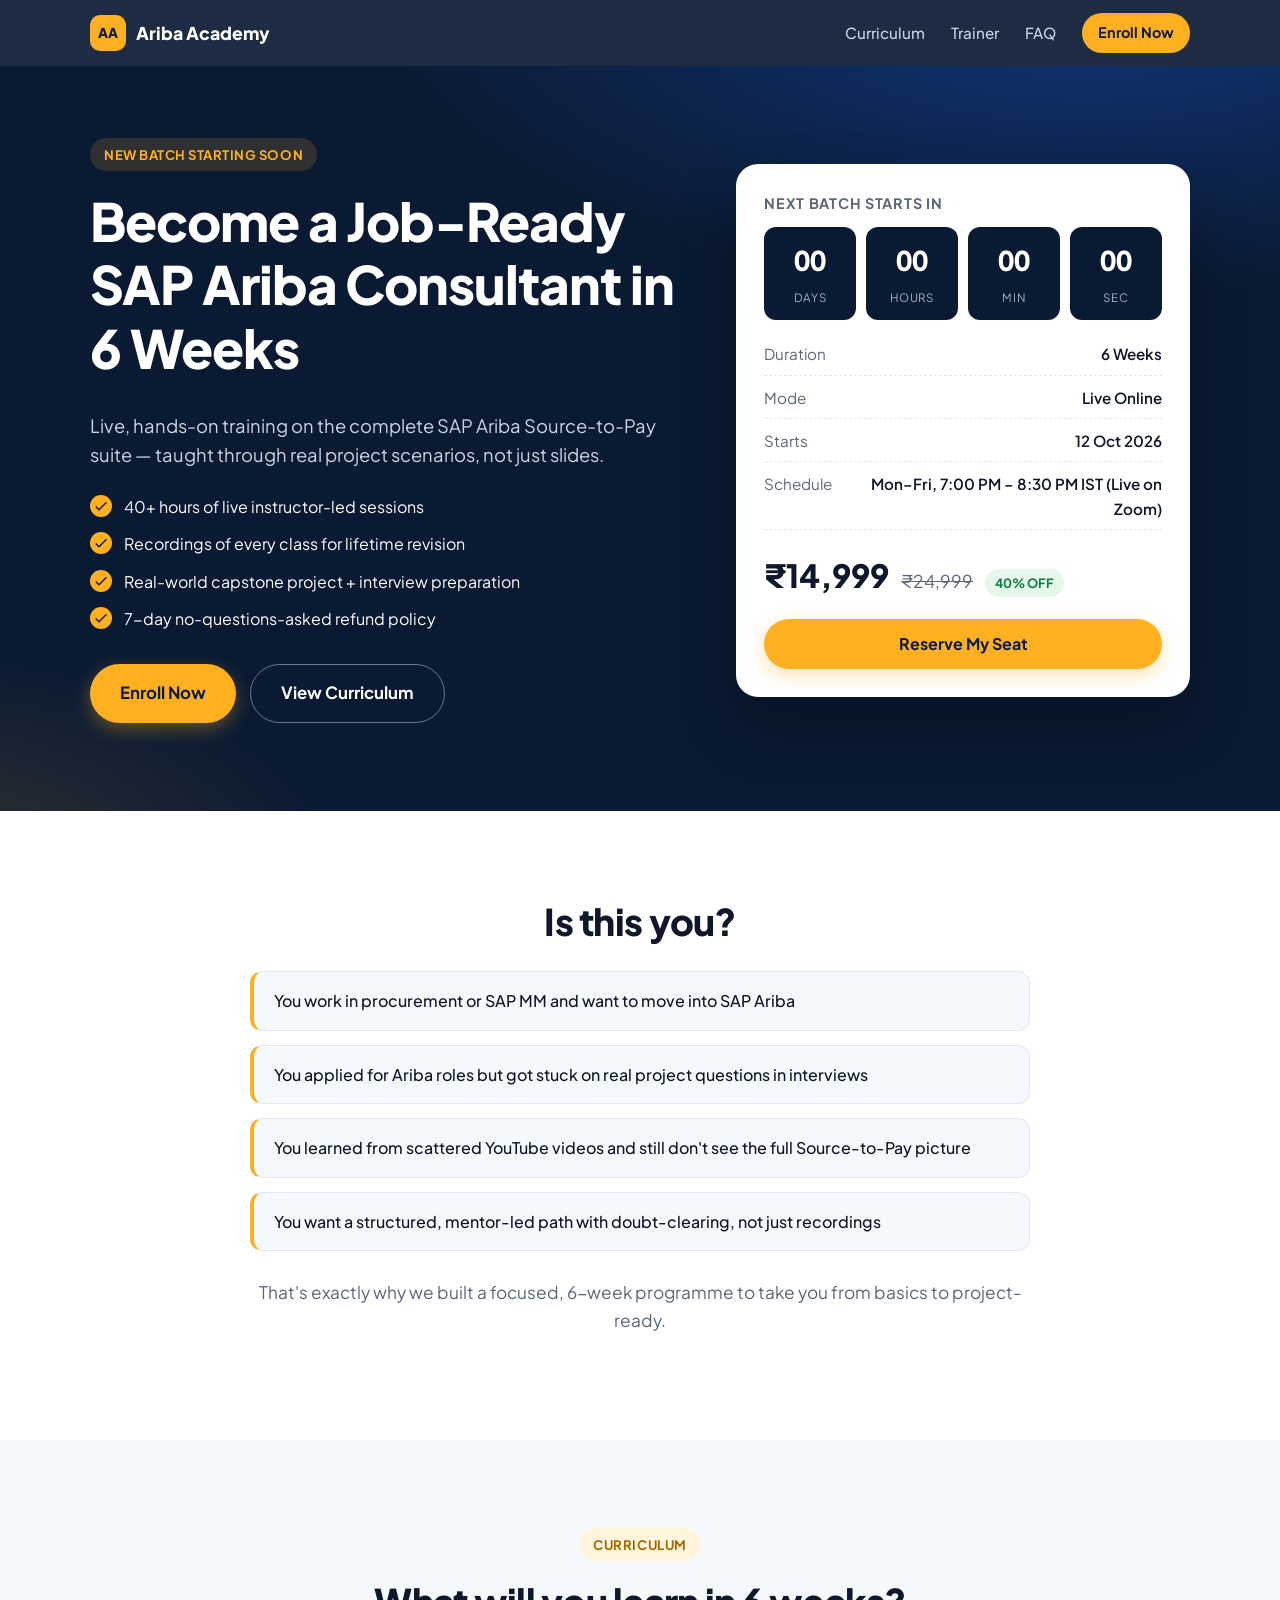
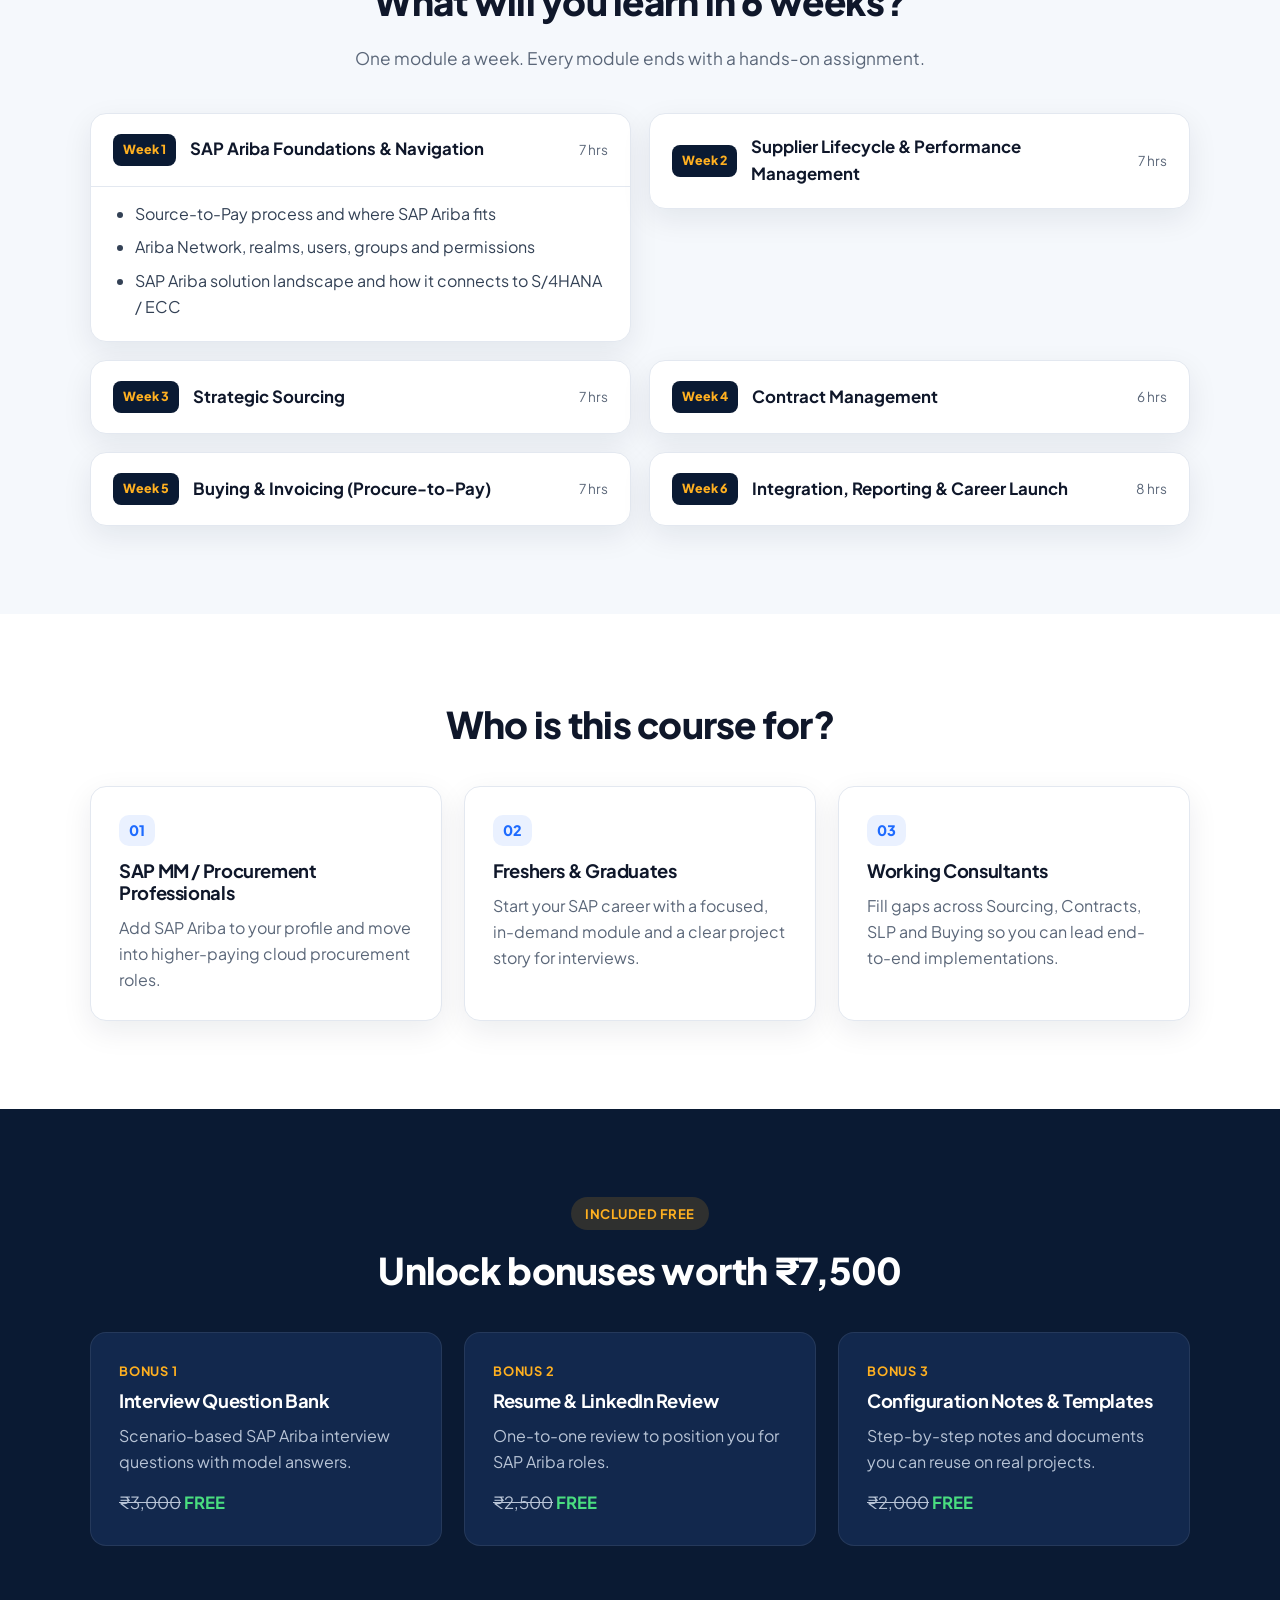
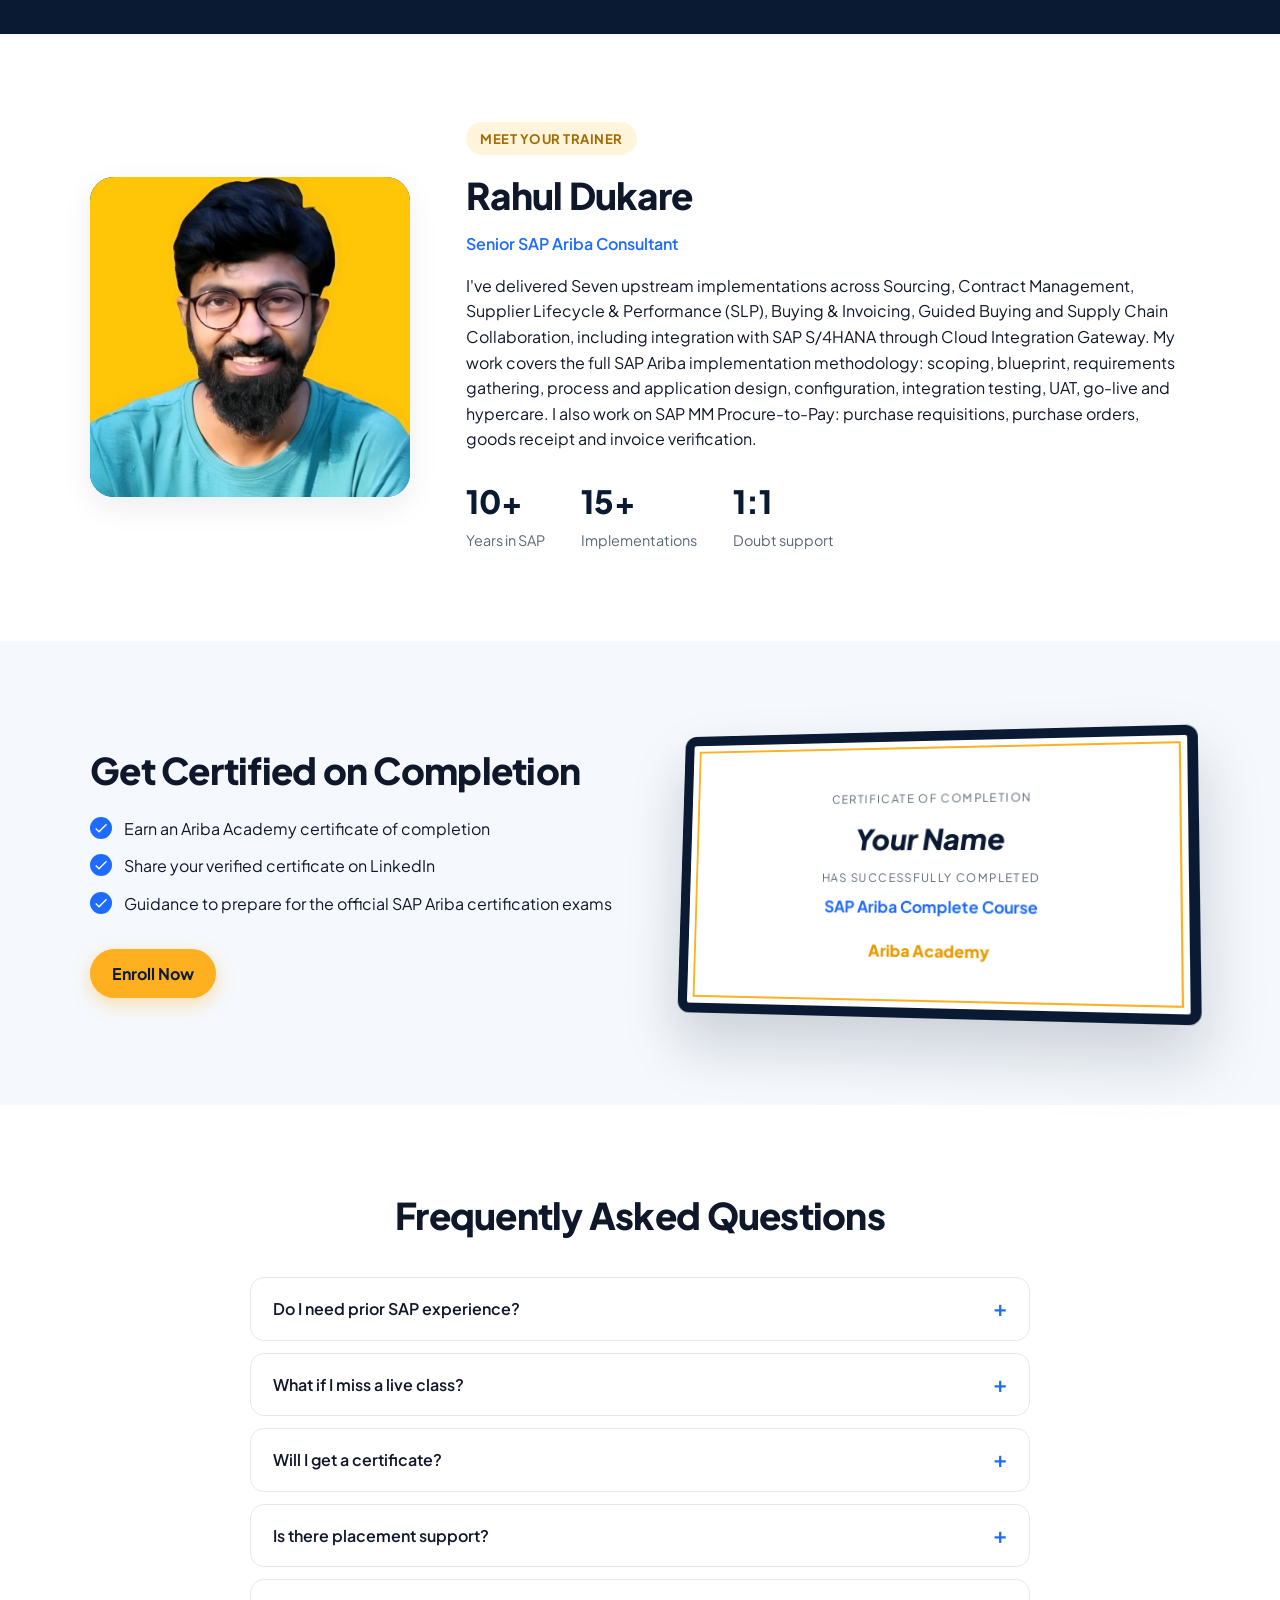
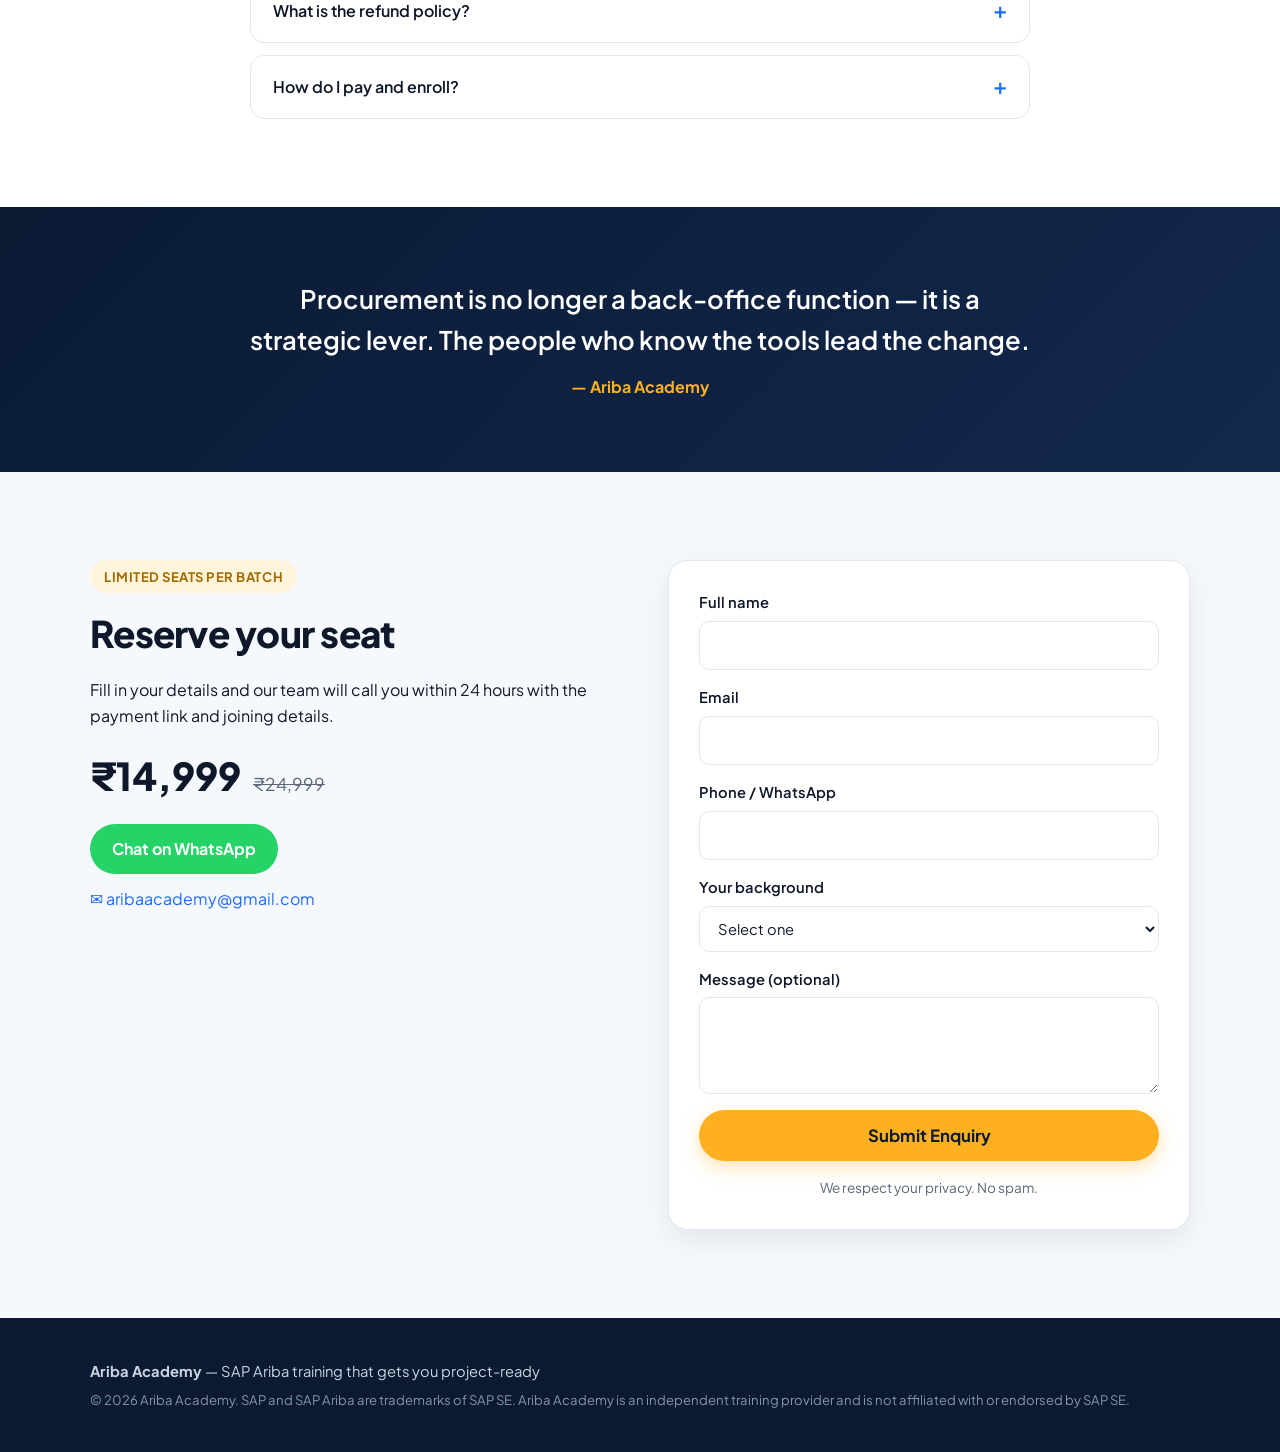
<file: index.html>
<!DOCTYPE html>
<html lang="en">
<head>
  <meta charset="UTF-8" />
  <meta name="viewport" content="width=device-width, initial-scale=1.0" />
  <title>SAP Ariba 6-Week Course | Ariba Academy</title>
  <meta name="description" content="Become a job-ready SAP Ariba consultant in 6 weeks. Live instructor-led training covering Sourcing, Contracts, Supplier Management, Buying & Invoicing and Integration." />
  <!-- SEO:START -->
  <!-- canonical, Open Graph, Twitter and JSON-LD tags are generated by build.js at deploy time -->
  <!-- SEO:END -->
  <meta name="theme-color" content="#0A1A33" />
  <link rel="icon" href="data:image/svg+xml,%3Csvg xmlns='http://www.w3.org/2000/svg' viewBox='0 0 64 64'%3E%3Crect width='64' height='64' rx='14' fill='%230A1A33'/%3E%3Ctext x='32' y='43' font-family='Arial' font-weight='700' font-size='30' text-anchor='middle' fill='%23FFB020'%3EAA%3C/text%3E%3C/svg%3E" />
  <link rel="icon" type="image/png" sizes="32x32" href="/images/favicon-32.png" />
  <link rel="apple-touch-icon" href="/images/apple-touch-icon.png" />
  <link rel="preconnect" href="https://fonts.googleapis.com" />
  <link rel="preconnect" href="https://fonts.gstatic.com" crossorigin />
  <link href="https://fonts.googleapis.com/css2?family=Plus+Jakarta+Sans:wght@400;500;600;700;800&display=swap" rel="stylesheet" />
  <link rel="stylesheet" href="/styles.css" />
</head>
<body>
  <header class="nav">
    <div class="container nav-inner">
      <a href="#top" class="logo"><span class="logo-mark">AA</span><span data-bind="brand.name">Ariba Academy</span></a>
      <nav class="nav-links">
        <a href="#curriculum">Curriculum</a>
        <a href="#mentor">Trainer</a>
        <a href="#faq">FAQ</a>
        <a href="#enroll" class="btn btn-sm">Enroll Now</a>
      </nav>
    </div>
  </header>

  <main id="top">
    <!-- HERO -->
    <section class="hero">
      <div class="container hero-grid">
        <div>
          <span class="eyebrow" data-bind="hero.eyebrow">New batch starting soon</span>
          <h1 data-bind="hero.title">Become a Job-Ready SAP Ariba Consultant in 6 Weeks</h1>
          <p class="lead" data-bind="hero.subtitle"></p>
          <ul class="checks" id="hero-highlights"></ul>
          <div class="hero-cta">
            <a href="#enroll" class="btn btn-lg" data-bind="hero.ctaText">Enroll Now</a>
            <a href="#curriculum" class="btn btn-ghost btn-lg">View Curriculum</a>
          </div>
        </div>
        <aside class="hero-card">
          <p class="card-label">Next batch starts in</p>
          <div class="countdown" data-countdown>
            <div><b data-d>00</b><span>Days</span></div>
            <div><b data-h>00</b><span>Hours</span></div>
            <div><b data-m>00</b><span>Min</span></div>
            <div><b data-s>00</b><span>Sec</span></div>
          </div>
          <dl class="facts">
            <div><dt>Duration</dt><dd data-bind="course.duration">6 Weeks</dd></div>
            <div><dt>Mode</dt><dd data-bind="course.mode">Live Online</dd></div>
            <div><dt>Starts</dt><dd id="batch-date-text">—</dd></div>
            <div><dt>Schedule</dt><dd data-bind="course.schedule"></dd></div>
          </dl>
          <div class="price-row">
            <span class="price"><span data-bind="course.currency">₹</span><span data-bind="course.price"></span></span>
            <s class="old-price"><span data-bind="course.currency">₹</span><span data-bind="course.originalPrice"></span></s>
            <span class="badge" id="discount-badge"></span>
          </div>
          <a href="#enroll" class="btn btn-block">Reserve My Seat</a>
        </aside>
      </div>
    </section>

    <!-- PAIN POINTS -->
    <section class="section">
      <div class="container narrow center">
        <h2 data-bind="painPoints.title">Is this you?</h2>
        <ul class="pain-list" id="pain-list"></ul>
        <p class="section-sub">That's exactly why we built a focused, 6-week programme to take you from basics to project-ready.</p>
      </div>
    </section>

    <!-- CURRICULUM -->
    <section class="section alt" id="curriculum">
      <div class="container">
        <div class="section-head center">
          <span class="eyebrow dark">Curriculum</span>
          <h2>What will you learn in 6 weeks?</h2>
          <p class="section-sub">One module a week. Every module ends with a hands-on assignment.</p>
        </div>
        <div class="modules" id="modules"></div>
      </div>
    </section>

    <!-- AUDIENCE -->
    <section class="section">
      <div class="container">
        <div class="section-head center">
          <h2>Who is this course for?</h2>
        </div>
        <div class="grid-3" id="audience"></div>
      </div>
    </section>

    <!-- BONUSES -->
    <section class="section dark-band">
      <div class="container">
        <div class="section-head center">
          <span class="eyebrow">Included free</span>
          <h2>Unlock bonuses worth <span id="bonus-total"></span></h2>
        </div>
        <div class="grid-3" id="bonuses"></div>
      </div>
    </section>

    <!-- MENTOR -->
    <section class="section" id="mentor">
      <div class="container mentor">
        <div class="mentor-photo" id="mentor-photo"></div>
        <div>
          <span class="eyebrow dark">Meet your trainer</span>
          <h2 data-bind="mentor.name"></h2>
          <p class="mentor-role" data-bind="mentor.role"></p>
          <p data-bind="mentor.bio"></p>
          <div class="stats" id="mentor-stats"></div>
        </div>
      </div>
    </section>

    <!-- TESTIMONIALS (hidden when empty) -->
    <section class="section alt" id="testimonials-section" hidden>
      <div class="container">
        <div class="section-head center"><h2>What our learners say</h2></div>
        <div class="grid-3" id="testimonials"></div>
      </div>
    </section>

    <!-- CERTIFICATE -->
    <section class="section alt">
      <div class="container cert">
        <div>
          <h2 data-bind="certificate.title">Get Certified</h2>
          <ul class="checks dark" id="cert-points"></ul>
          <a href="#enroll" class="btn">Enroll Now</a>
        </div>
        <div class="cert-visual" aria-hidden="true">
          <div class="cert-paper">
            <p class="cert-small">Certificate of Completion</p>
            <p class="cert-name">Your Name</p>
            <p class="cert-small">has successfully completed</p>
            <p class="cert-course" data-bind="course.name">SAP Ariba Complete Course</p>
            <p class="cert-brand" data-bind="brand.name">Ariba Academy</p>
          </div>
        </div>
      </div>
    </section>

    <!-- FAQ -->
    <section class="section" id="faq">
      <div class="container narrow">
        <div class="section-head center"><h2>Frequently Asked Questions</h2></div>
        <div class="faq" id="faq-list"></div>
      </div>
    </section>

    <!-- QUOTE -->
    <section class="quote-band">
      <div class="container narrow center">
        <blockquote data-bind="quote.text"></blockquote>
        <p class="quote-author">— <span data-bind="quote.author"></span></p>
      </div>
    </section>

    <!-- ENROLL -->
    <section class="section alt" id="enroll">
      <div class="container enroll">
        <div>
          <span class="eyebrow dark">Limited seats per batch</span>
          <h2>Reserve your seat</h2>
          <p>Fill in your details and our team will call you within 24 hours with the payment link and joining details.</p>
          <div class="price-row big">
            <span class="price"><span data-bind="course.currency">₹</span><span data-bind="course.price"></span></span>
            <s class="old-price"><span data-bind="course.currency">₹</span><span data-bind="course.originalPrice"></span></s>
          </div>
          <div class="contact-links" id="contact-links"></div>
        </div>
        <form class="form" name="enquiry" method="POST" action="/thank-you.html" data-netlify="true" netlify-honeypot="company">
          <input type="hidden" name="form-name" value="enquiry" />
          <p class="hp"><label>Leave empty <input name="company" /></label></p>
          <label>Full name<input type="text" name="name" required autocomplete="name" /></label>
          <label>Email<input type="email" name="email" required autocomplete="email" /></label>
          <label>Phone / WhatsApp<input type="tel" name="phone" required autocomplete="tel" pattern="[0-9+ \-]{8,15}" /></label>
          <label>Your background
            <select name="background" required>
              <option value="">Select one</option>
              <option>Fresher / Student</option>
              <option>Procurement professional</option>
              <option>SAP MM consultant</option>
              <option>Other SAP consultant</option>
              <option>Other</option>
            </select>
          </label>
          <label>Message (optional)<textarea name="message" rows="3"></textarea></label>
          <input type="hidden" name="batch" id="batch-field" />
          <button type="submit" class="btn btn-block btn-lg">Submit Enquiry</button>
          <p class="form-note">We respect your privacy. No spam.</p>
        </form>
      </div>
    </section>
  </main>

  <footer class="footer">
    <div class="container footer-inner">
      <p><strong data-bind="brand.name">Ariba Academy</strong> — <span data-bind="brand.tagline"></span></p>
      <p class="muted">© <span id="year"></span> Ariba Academy. SAP and SAP Ariba are trademarks of SAP SE. Ariba Academy is an independent training provider and is not affiliated with or endorsed by SAP SE.</p>
    </div>
  </footer>

  <!-- Sticky mobile bar -->
  <div class="sticky-bar">
    <div>
      <span class="price"><span data-bind="course.currency">₹</span><span data-bind="course.price"></span></span>
      <s class="old-price"><span data-bind="course.currency">₹</span><span data-bind="course.originalPrice"></span></s>
    </div>
    <a href="#enroll" class="btn">Enroll Now</a>
  </div>

  <script src="/app.js"></script>
</body>
</html>
</file>
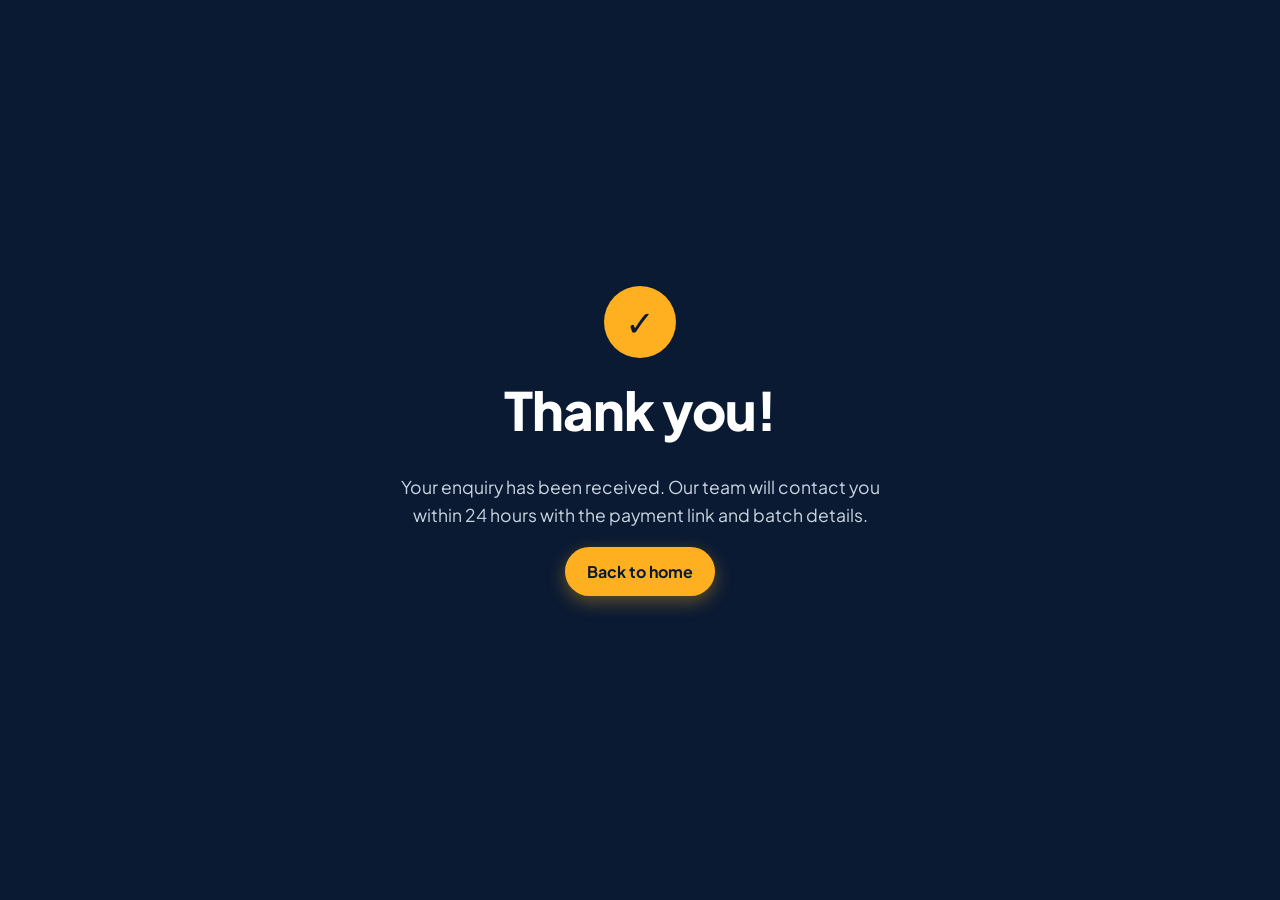
<file: thank-you.html>
<!DOCTYPE html>
<html lang="en">
<head>
  <meta charset="UTF-8" />
  <meta name="viewport" content="width=device-width, initial-scale=1.0" />
  <title>Thank you | Ariba Academy</title>
  <meta name="robots" content="noindex, follow" />
  <link href="https://fonts.googleapis.com/css2?family=Plus+Jakarta+Sans:wght@400;600;800&display=swap" rel="stylesheet" />
  <link rel="stylesheet" href="/styles.css" />
  <style>
    .ty { min-height: 100vh; display: grid; place-items: center; background: var(--navy); color: #fff; text-align: center; padding: 24px; }
    .ty-box { max-width: 520px; }
    .ty-icon { width: 72px; height: 72px; border-radius: 50%; background: var(--gold); color: var(--navy); display: grid; place-items: center; font-size: 2.2rem; margin: 0 auto 20px; font-weight: 800; }
    .ty p { color: #cbd5e1; font-size: 1.1rem; }
  </style>
</head>
<body>
  <main class="ty">
    <div class="ty-box">
      <div class="ty-icon">✓</div>
      <h1>Thank you!</h1>
      <p>Your enquiry has been received. Our team will contact you within 24 hours with the payment link and batch details.</p>
      <p><a href="/" class="btn">Back to home</a></p>
    </div>
  </main>
</body>
</html>
</file>
<file: styles.css>
:root {
  --navy: #0a1a33;
  --navy-2: #12284d;
  --blue: #1e6bff;
  --gold: #ffb020;
  --gold-dark: #e89a00;
  --ink: #0f172a;
  --muted: #5b6779;
  --line: #e3e8f0;
  --bg: #ffffff;
  --bg-alt: #f5f8fc;
  --radius: 16px;
  --shadow: 0 10px 30px rgba(10, 26, 51, 0.08);
}
* { box-sizing: border-box; }
html { scroll-behavior: smooth; scroll-padding-top: 80px; }
body {
  margin: 0; font-family: 'Plus Jakarta Sans', system-ui, -apple-system, Segoe UI, Roboto, sans-serif;
  color: var(--ink); background: var(--bg); line-height: 1.6; -webkit-font-smoothing: antialiased;
}
img { max-width: 100%; display: block; }
a { color: var(--blue); text-decoration: none; }
h1, h2, h3 { line-height: 1.2; margin: 0 0 .6em; letter-spacing: -0.02em; }
h1 { font-size: clamp(2rem, 4.6vw, 3.3rem); font-weight: 800; }
h2 { font-size: clamp(1.6rem, 3vw, 2.3rem); font-weight: 800; }
h3 { font-size: 1.15rem; font-weight: 700; }
.container { width: 100%; max-width: 1140px; margin: 0 auto; padding: 0 20px; }
.narrow { max-width: 820px; }
.center { text-align: center; }

/* Buttons */
.btn {
  display: inline-flex; align-items: center; justify-content: center; gap: 8px;
  background: var(--gold); color: var(--navy); font-weight: 700; border: 0; cursor: pointer;
  padding: 12px 22px; border-radius: 999px; font-size: 1rem; font-family: inherit;
  transition: transform .15s ease, background .15s ease, box-shadow .15s ease;
  box-shadow: 0 6px 18px rgba(255, 176, 32, .35);
}
.btn:hover { background: var(--gold-dark); transform: translateY(-1px); }
.btn-sm { padding: 8px 16px; font-size: .9rem; box-shadow: none; }
.btn-lg { padding: 15px 30px; font-size: 1.05rem; }
.btn-block { width: 100%; }
.btn-ghost { background: transparent; color: #fff; border: 1.5px solid rgba(255,255,255,.4); box-shadow: none; }
.btn-ghost:hover { background: rgba(255,255,255,.08); }
.btn-wa { background: #25d366; color: #fff; box-shadow: none; }
.btn-wa:hover { background: #1ebe5a; }

/* Nav */
.nav { position: sticky; top: 0; z-index: 50; background: rgba(10, 26, 51, .92); backdrop-filter: blur(10px); }
.nav-inner { display: flex; align-items: center; justify-content: space-between; height: 66px; }
.logo { display: flex; align-items: center; gap: 10px; color: #fff; font-weight: 800; font-size: 1.1rem; }
.logo-mark { background: var(--gold); color: var(--navy); border-radius: 10px; width: 36px; height: 36px; display: grid; place-items: center; font-size: .85rem; }
.nav-links { display: flex; align-items: center; gap: 26px; }
.nav-links a:not(.btn) { color: #cbd5e1; font-weight: 500; font-size: .95rem; }
.nav-links a:not(.btn):hover { color: #fff; }

/* Hero */
.hero {
  background: radial-gradient(1200px 500px at 85% -10%, rgba(30,107,255,.35), transparent 60%),
              radial-gradient(800px 400px at -10% 110%, rgba(255,176,32,.18), transparent 60%), var(--navy);
  color: #fff; padding: 72px 0 88px;
}
.hero-grid { display: grid; grid-template-columns: 1.3fr 1fr; gap: 56px; align-items: center; }
.eyebrow {
  display: inline-block; background: rgba(255,176,32,.15); color: var(--gold); font-weight: 700;
  padding: 6px 14px; border-radius: 999px; font-size: .82rem; letter-spacing: .04em; text-transform: uppercase; margin-bottom: 18px;
}
.eyebrow.dark { background: #fff4dc; color: #a36a00; }
.lead { font-size: 1.15rem; color: #cbd5e1; max-width: 600px; }
.checks { list-style: none; padding: 0; margin: 24px 0 32px; display: grid; gap: 12px; }
.checks li { display: flex; gap: 12px; align-items: flex-start; }
.checks svg { flex: none; width: 22px; height: 22px; fill: var(--navy); background: var(--gold); border-radius: 50%; padding: 3px; margin-top: 1px; }
.checks.dark svg { fill: #fff; background: var(--blue); }
.hero-cta { display: flex; gap: 14px; flex-wrap: wrap; }

.hero-card { background: #fff; color: var(--ink); border-radius: 22px; padding: 28px; box-shadow: 0 30px 60px rgba(0,0,0,.3); }
.card-label { margin: 0 0 12px; font-weight: 700; color: var(--muted); font-size: .9rem; text-transform: uppercase; letter-spacing: .05em; }
.countdown { display: grid; grid-template-columns: repeat(4, 1fr); gap: 10px; margin-bottom: 22px; }
.countdown div { background: var(--navy); color: #fff; border-radius: 12px; text-align: center; padding: 12px 4px; }
.countdown b { display: block; font-size: 1.7rem; font-weight: 800; font-variant-numeric: tabular-nums; }
.countdown span { font-size: .72rem; color: #9fb0c8; text-transform: uppercase; letter-spacing: .06em; }
.facts { margin: 0 0 20px; display: grid; gap: 10px; }
.facts div { display: flex; justify-content: space-between; gap: 16px; border-bottom: 1px dashed var(--line); padding-bottom: 8px; font-size: .95rem; }
.facts dt { color: var(--muted); }
.facts dd { margin: 0; font-weight: 600; text-align: right; }
.price-row { display: flex; align-items: baseline; gap: 12px; margin-bottom: 18px; flex-wrap: wrap; }
.price { font-size: 2rem; font-weight: 800; color: var(--ink); }
.old-price { color: var(--muted); font-size: 1.1rem; }
.badge { background: #e6f7ec; color: #117a3d; font-weight: 700; font-size: .8rem; padding: 4px 10px; border-radius: 999px; }
.badge:empty { display: none; }
.price-row.big .price { font-size: 2.4rem; }

/* Sections */
.section { padding: 88px 0; }
.section.alt { background: var(--bg-alt); }
.section-head { margin-bottom: 40px; }
.section-sub { color: var(--muted); font-size: 1.08rem; margin-top: 8px; }
.pain-list { list-style: none; padding: 0; margin: 28px 0; display: grid; gap: 14px; text-align: left; }
.pain-list li { background: var(--bg-alt); border: 1px solid var(--line); border-left: 4px solid var(--gold); border-radius: 12px; padding: 16px 20px; font-weight: 500; }

/* Modules */
.modules { display: grid; grid-template-columns: repeat(2, 1fr); gap: 18px; align-items: start; }
.module { background: #fff; border: 1px solid var(--line); border-radius: var(--radius); box-shadow: var(--shadow); overflow: hidden; }
.module summary { list-style: none; cursor: pointer; display: grid; grid-template-columns: auto 1fr auto; gap: 14px; align-items: center; padding: 20px 22px; }
.module summary::-webkit-details-marker { display: none; }
.module-week { background: var(--navy); color: var(--gold); font-weight: 800; font-size: .78rem; padding: 6px 10px; border-radius: 8px; white-space: nowrap; }
.module-title { font-weight: 700; font-size: 1.05rem; }
.module-hours { color: var(--muted); font-size: .85rem; white-space: nowrap; }
.module ul { margin: 0; padding: 0 22px 22px 44px; color: #334155; display: grid; gap: 8px; }
.module[open] summary { border-bottom: 1px solid var(--line); margin-bottom: 14px; }

/* Cards */
.grid-3 { display: grid; grid-template-columns: repeat(3, 1fr); gap: 22px; }
.card { background: #fff; border: 1px solid var(--line); border-radius: var(--radius); padding: 28px; box-shadow: var(--shadow); margin: 0; }
.card p { color: var(--muted); margin: 0; }
.card-num { display: inline-block; font-weight: 800; color: var(--blue); background: #eaf1ff; border-radius: 10px; padding: 4px 10px; margin-bottom: 14px; font-size: .9rem; }
.dark-band { background: var(--navy); color: #fff; }
.dark-band .card { background: var(--navy-2); border-color: rgba(255,255,255,.08); box-shadow: none; }
.dark-band .card p { color: #b8c4d6; }
.bonus-tag { color: var(--gold) !important; font-weight: 700; text-transform: uppercase; font-size: .8rem; letter-spacing: .06em; margin-bottom: 8px !important; }
.bonus-val { margin-top: 16px !important; font-size: 1.05rem; }
.bonus-val strong { color: #4ade80; }
figure.card blockquote { margin: 0 0 16px; font-size: 1rem; }
figure.card figcaption { display: grid; }
figure.card figcaption span { color: var(--muted); font-size: .9rem; }

/* Mentor */
.mentor { display: grid; grid-template-columns: 320px 1fr; gap: 56px; align-items: center; }
.mentor-photo { aspect-ratio: 1; border-radius: 24px; overflow: hidden; background: linear-gradient(135deg, var(--navy), var(--blue)); display: grid; place-items: center; box-shadow: var(--shadow); }
.mentor-photo img { width: 100%; height: 100%; object-fit: cover; }
.mentor-photo span { font-size: 5rem; font-weight: 800; color: var(--gold); }
.mentor-role { color: var(--blue); font-weight: 600; margin-top: -8px; }
.stats { display: flex; gap: 36px; margin-top: 24px; flex-wrap: wrap; }
.stats b { display: block; font-size: 2rem; font-weight: 800; color: var(--navy); }
.stats span { color: var(--muted); font-size: .9rem; }

/* Certificate */
.cert { display: grid; grid-template-columns: 1fr 1fr; gap: 56px; align-items: center; }
.cert-visual { perspective: 800px; }
.cert-paper {
  background: #fff; border: 10px solid var(--navy); outline: 2px solid var(--gold); outline-offset: -18px;
  border-radius: 12px; padding: 44px 28px; text-align: center; box-shadow: 0 30px 60px rgba(10,26,51,.18); transform: rotateY(-8deg) rotateX(4deg);
}
.cert-small { color: var(--muted); text-transform: uppercase; letter-spacing: .12em; font-size: .72rem; margin: 6px 0; }
.cert-name { font-size: 1.8rem; font-weight: 800; margin: 8px 0; font-style: italic; color: var(--navy); }
.cert-course { font-weight: 700; color: var(--blue); margin: 6px 0 18px; }
.cert-brand { font-weight: 800; color: var(--gold-dark); margin: 0; }

/* FAQ */
.faq { display: grid; gap: 12px; }
.faq-item { border: 1px solid var(--line); border-radius: 14px; background: #fff; }
.faq-item summary { cursor: pointer; padding: 18px 22px; font-weight: 600; list-style: none; display: flex; justify-content: space-between; gap: 16px; }
.faq-item summary::-webkit-details-marker { display: none; }
.faq-item summary::after { content: '+'; font-size: 1.4rem; line-height: 1; color: var(--blue); transition: transform .2s; }
.faq-item[open] summary::after { transform: rotate(45deg); }
.faq-item p { margin: 0; padding: 0 22px 20px; color: var(--muted); }

/* Quote */
.quote-band { background: linear-gradient(135deg, var(--navy), var(--navy-2)); color: #fff; padding: 72px 0; }
.quote-band blockquote { font-size: clamp(1.2rem, 2.4vw, 1.6rem); font-weight: 600; margin: 0 0 14px; }
.quote-author { color: var(--gold); font-weight: 700; margin: 0; }

/* Enroll */
.enroll { display: grid; grid-template-columns: 1fr 1fr; gap: 56px; align-items: start; }
.contact-links { display: flex; flex-direction: column; gap: 12px; align-items: flex-start; }
.form { background: #fff; border-radius: 20px; padding: 30px; box-shadow: var(--shadow); border: 1px solid var(--line); display: grid; gap: 16px; }
.form label { display: grid; gap: 6px; font-weight: 600; font-size: .92rem; }
.form input, .form select, .form textarea {
  font: inherit; font-weight: 400; padding: 12px 14px; border: 1.5px solid var(--line); border-radius: 10px; background: #fff; color: var(--ink);
}
.form input:focus, .form select:focus, .form textarea:focus { outline: none; border-color: var(--blue); box-shadow: 0 0 0 3px rgba(30,107,255,.15); }
.form-note { text-align: center; color: var(--muted); font-size: .85rem; margin: 0; }
.hp { position: absolute; left: -9999px; }

/* Footer */
.footer { background: var(--navy); color: #cbd5e1; padding: 36px 0 110px; font-size: .92rem; }
.footer p { margin: 6px 0; }
.muted { color: #8494ab; font-size: .82rem; }

/* Sticky bar */
.sticky-bar {
  position: fixed; left: 0; right: 0; bottom: 0; z-index: 60; background: #fff; border-top: 1px solid var(--line);
  display: flex; align-items: center; justify-content: space-between; gap: 12px; padding: 12px 20px;
  box-shadow: 0 -8px 24px rgba(10,26,51,.08);
}
.sticky-bar .price { font-size: 1.4rem; }
.sticky-bar .old-price { font-size: .95rem; margin-left: 6px; }

@media (min-width: 961px) { .sticky-bar { display: none; } .footer { padding-bottom: 36px; } }

/* Responsive */
@media (max-width: 960px) {
  .hero-grid, .mentor, .cert, .enroll { grid-template-columns: 1fr; gap: 36px; }
  .mentor-photo { max-width: 260px; }
  .modules, .grid-3 { grid-template-columns: 1fr; }
  .cert-paper { transform: none; }
}
@media (max-width: 640px) {
  .nav-links a:not(.btn) { display: none; }
  .hero { padding: 48px 0 60px; }
  .section { padding: 60px 0; }
  .hero-card { padding: 22px; }
  .countdown b { font-size: 1.4rem; }
  .module summary { grid-template-columns: auto 1fr; }
  .module-hours { grid-column: 2; }
  .stats { gap: 24px; }
}
</file>
